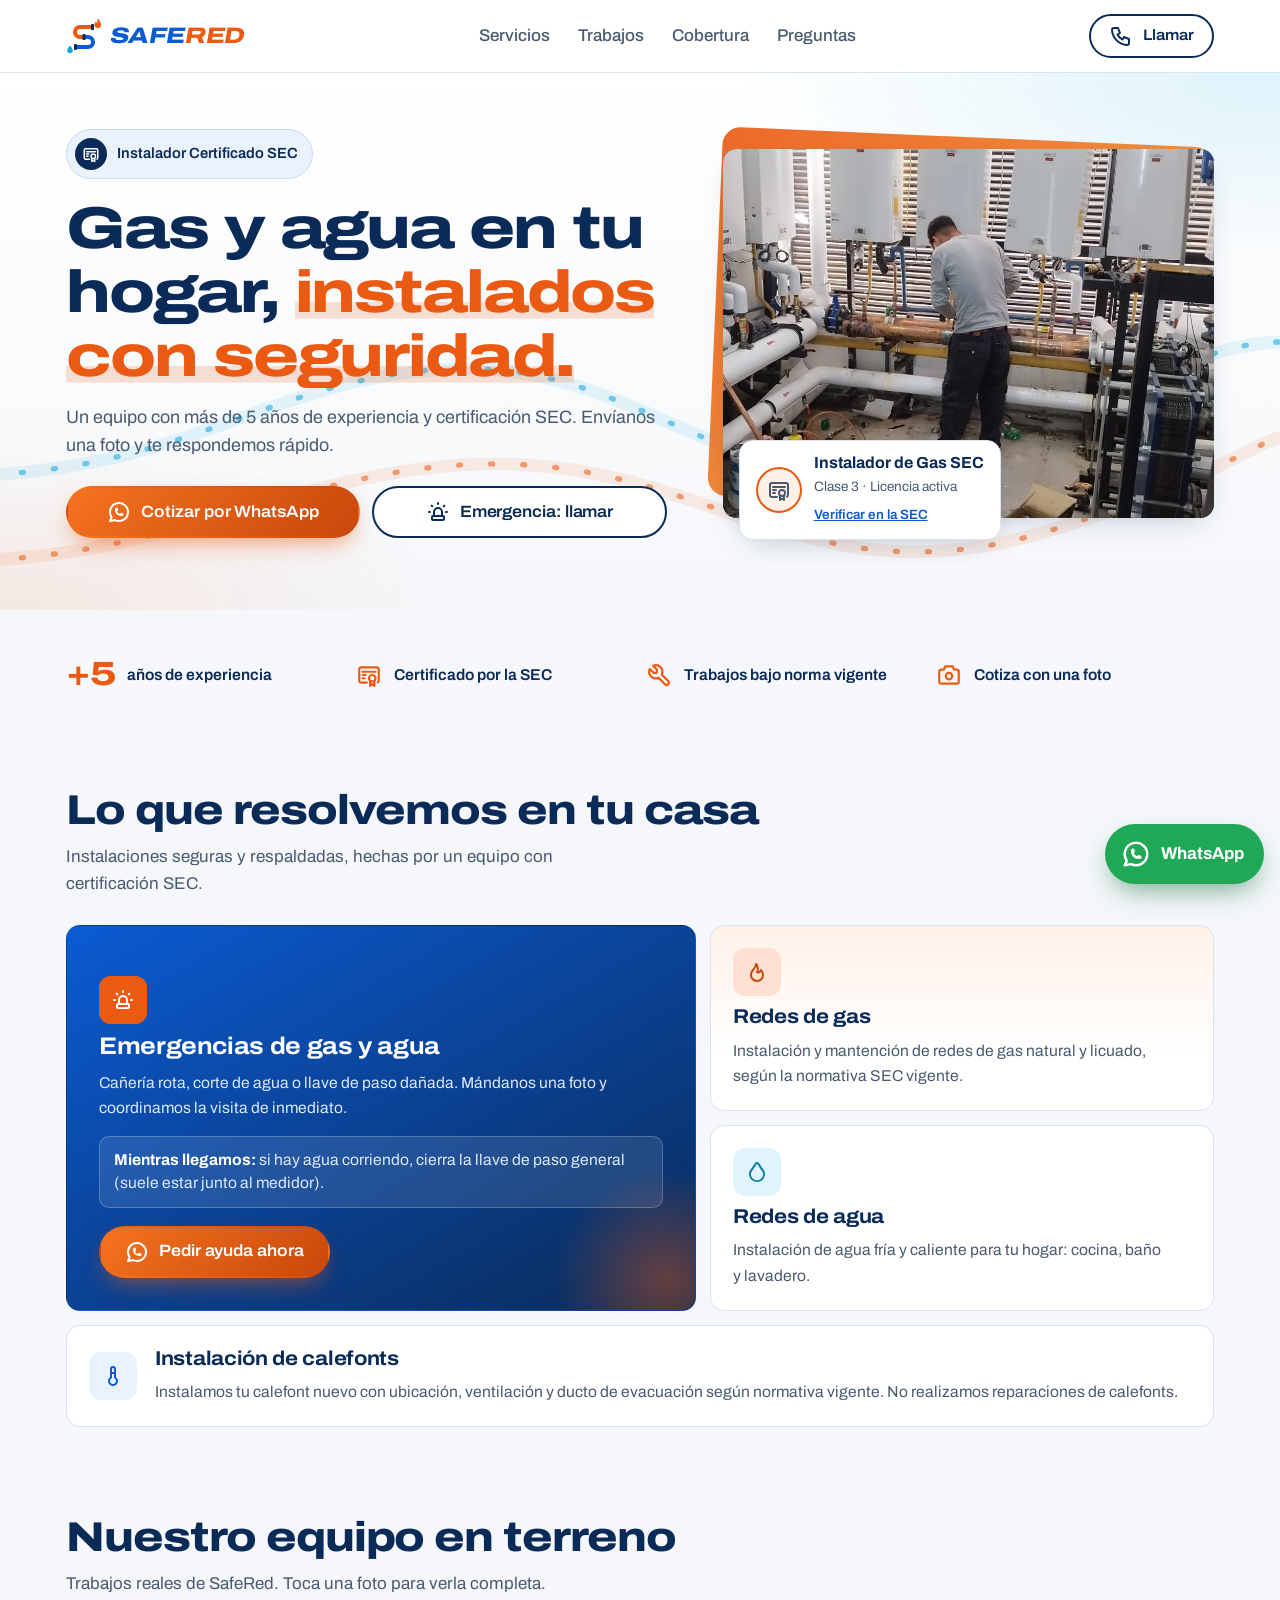
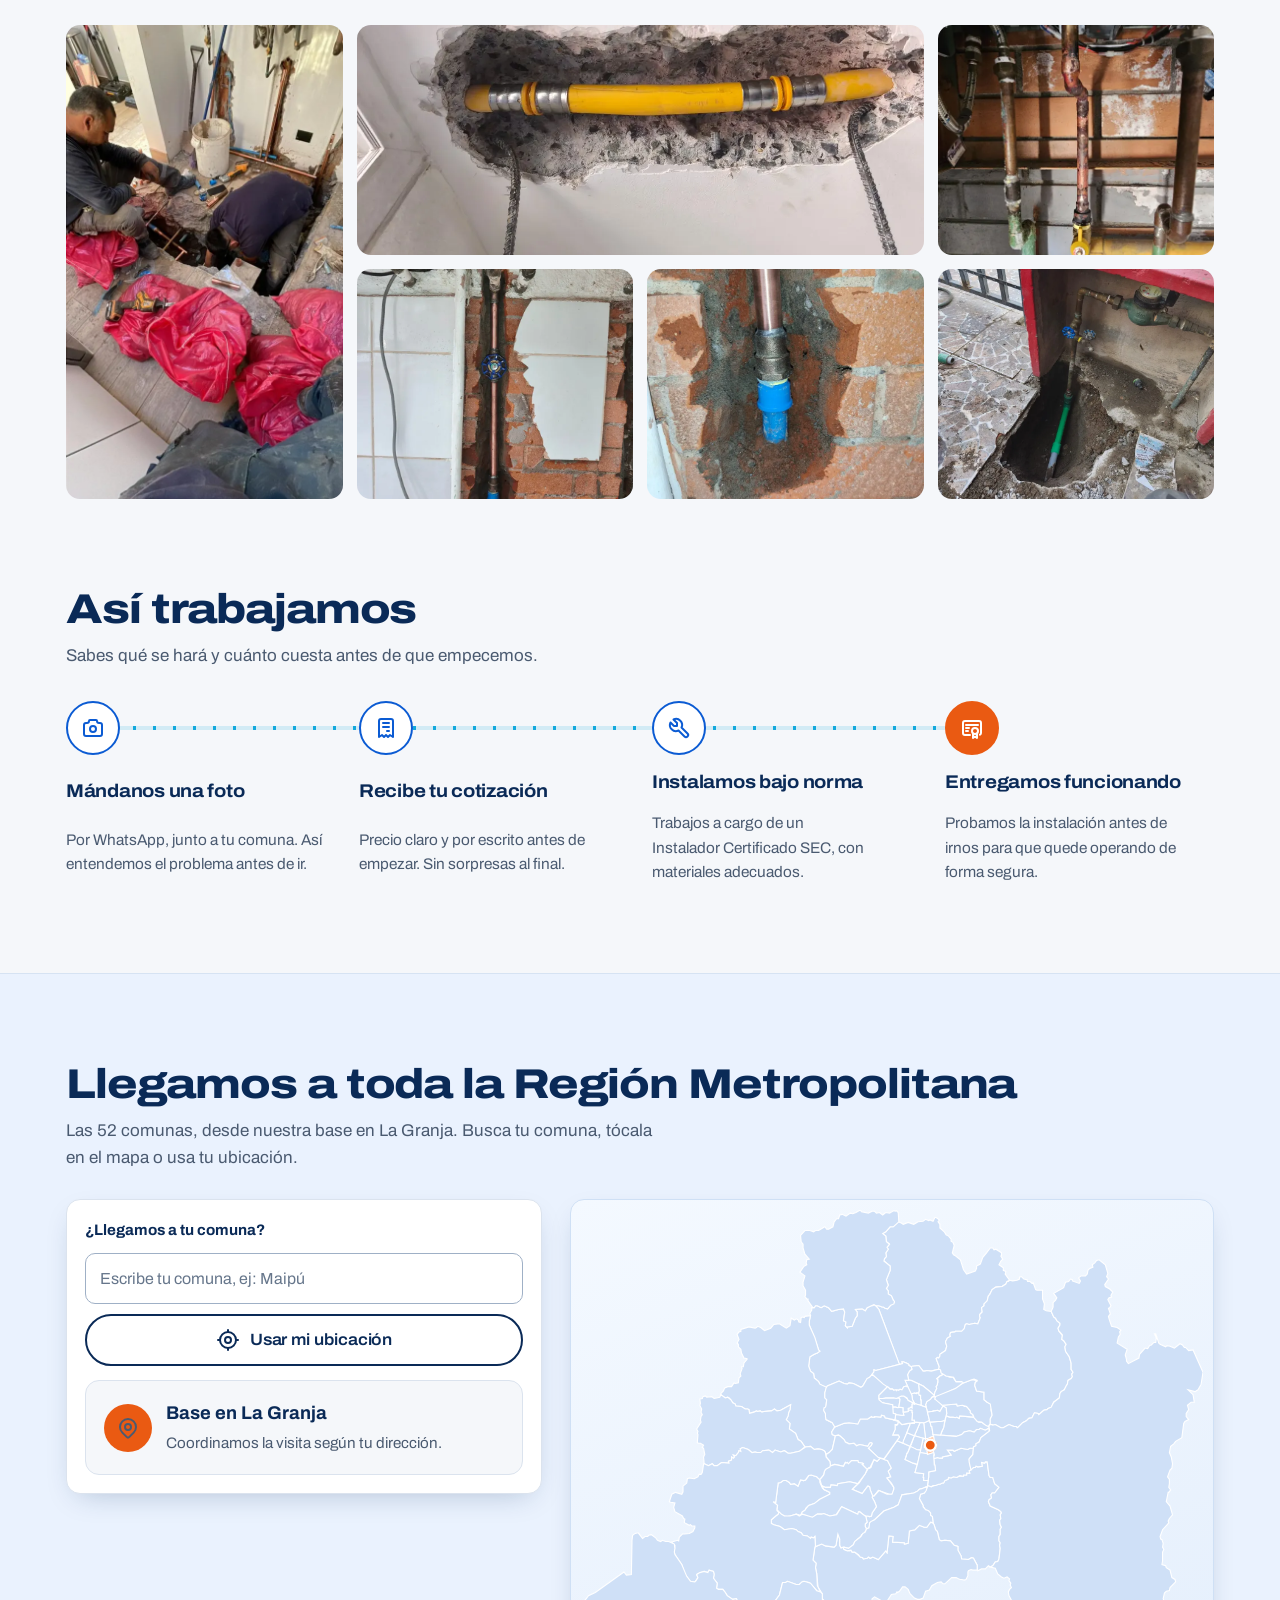
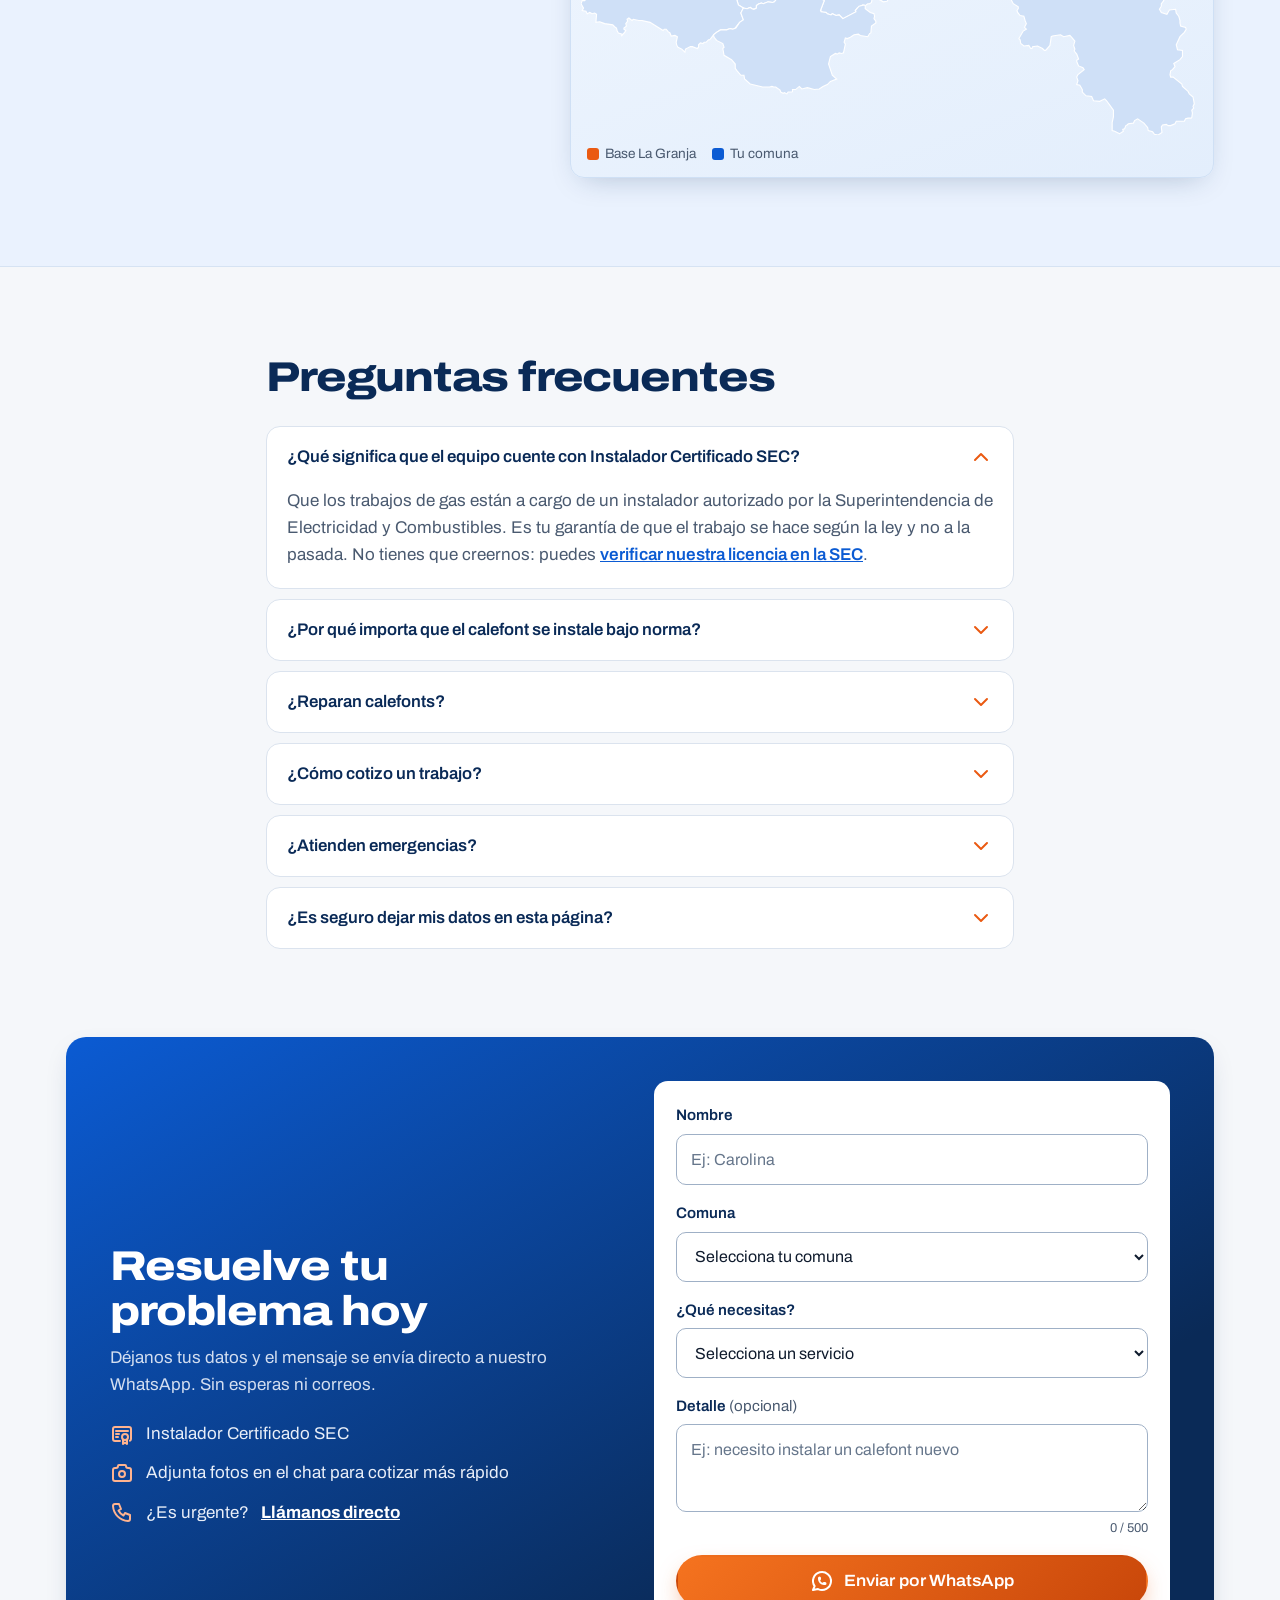
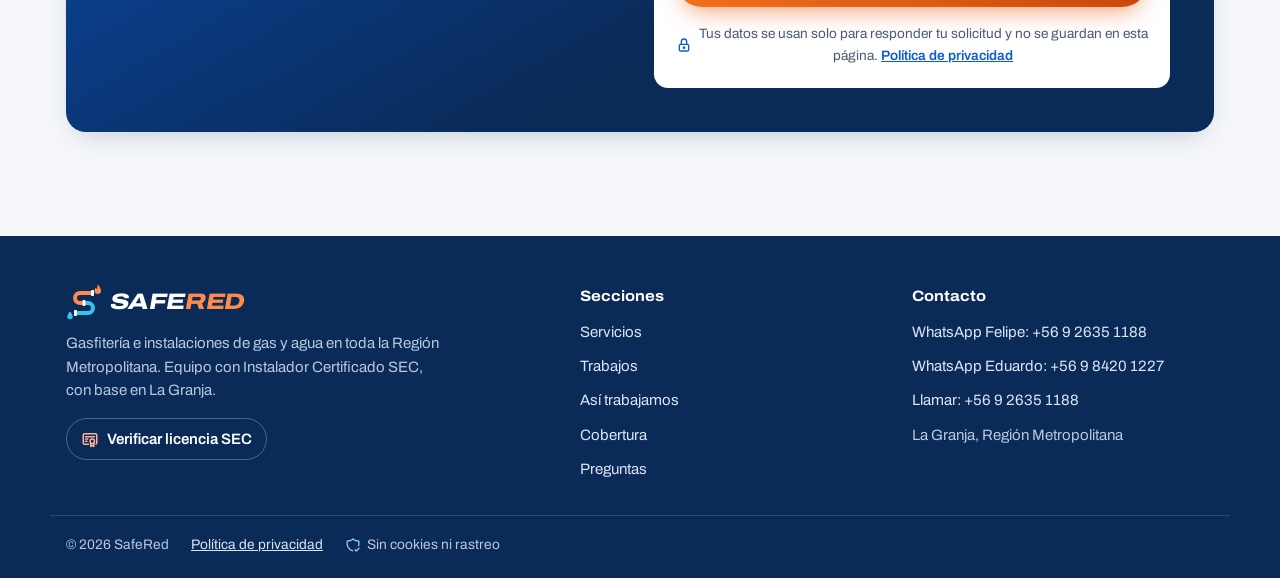
<file: index.html>
<!doctype html>
<html lang="es-CL">
<head>
<meta charset="utf-8">
<meta name="viewport" content="width=device-width, initial-scale=1, viewport-fit=cover">
<!-- Seguridad: solo se ejecuta código de este mismo sitio (más el script de arranque, autorizado por su huella) -->
<meta http-equiv="Content-Security-Policy" content="default-src 'self'; script-src 'self' 'sha256-pfgOMgfVZwm2ODyms34QYW9h8EwicylhV77q5LHK8c0='; style-src 'self' 'unsafe-inline'; img-src 'self' data:; font-src 'self'; connect-src 'self'; manifest-src 'self'; worker-src 'self'; object-src 'none'; base-uri 'self'; form-action 'none'; upgrade-insecure-requests">
<meta name="referrer" content="strict-origin-when-cross-origin">
<title>SafeRed | Gasfitería certificada SEC en la Región Metropolitana</title>
<meta name="description" content="Instalación de redes de gas y agua, instalación de calefonts bajo norma y emergencias en toda la Región Metropolitana. Equipo con Instalador Certificado SEC. Cotiza por WhatsApp con una foto.">
<link rel="canonical" href="https://safered.cl/">
<meta name="theme-color" content="#0a2a57">
<link rel="icon" type="image/svg+xml" href="data:image/svg+xml,%3Csvg xmlns='http://www.w3.org/2000/svg' viewBox='0 0 72 72' width='72' height='72'%3E%3Crect width='72' height='72' rx='16' fill='%230a2a57'/%3E%3Cg transform='translate(8.00 8.00) scale(0.7777777777777778)'%3E%3Cpath d='M50 18H28a10 10 0 0 0 0 20h8' fill='none' stroke='%23ff8a4c' stroke-width='8'/%3E%3Cpath d='M36 38h8a10 10 0 0 1 0 20H22' fill='none' stroke='%2335c3f0' stroke-width='8'/%3E%3Crect x='50' y='12' width='6' height='12' rx='1.5' fill='%23ffffff'/%3E%3Crect x='16' y='52' width='6' height='12' rx='1.5' fill='%23ffffff'/%3E%3Crect x='33' y='32' width='6' height='12' rx='1.5' fill='%23ffffff'/%3E%3Cpath d='M64 1c3.5 5 6 8 6 12.5a6.5 6.5 0 0 1-13 0c0-3 1.6-5 3-7 .4 2.4 1.5 3.6 3 3.8-.9-3-.6-6 1-9.3Z' fill='%23ff8a4c'/%3E%3Cpath d='M8 55s-5.5 6.3-5.5 10a5.5 5.5 0 0 0 11 0C13.5 61.3 8 55 8 55Z' fill='%2335c3f0'/%3E%3C/g%3E%3C/svg%3E">
<link rel="apple-touch-icon" href="img/logo/apple-touch-icon.png">
<link rel="manifest" href="site.webmanifest">
<!-- Vista previa al compartir por WhatsApp y redes (las direcciones deben ser completas) -->
<meta property="og:type" content="website">
<meta property="og:site_name" content="SafeRed">
<meta property="og:title" content="SafeRed | Gasfitería certificada SEC">
<meta property="og:description" content="Redes de gas y agua, instalación de calefonts bajo norma y emergencias en toda la RM. Cotiza por WhatsApp con una foto.">
<meta property="og:url" content="https://safered.cl/">
<meta property="og:image" content="https://safered.cl/img/og-safered.jpg">
<meta property="og:image:width" content="1200">
<meta property="og:image:height" content="630">
<meta property="og:image:alt" content="Integrante del equipo SafeRed trabajando en una central de calefones">
<meta property="og:locale" content="es_CL">
<meta name="twitter:card" content="summary_large_image">
<!-- Datos para Google (negocio local) -->
<script type="application/ld+json">
{"@context":"https://schema.org","@type":"Plumber","@id":"https://safered.cl/#negocio","name":"SafeRed",
 "url":"https://safered.cl/",
 "logo":"https://safered.cl/img/logo/icono-512.png",
 "image":"https://safered.cl/img/og-safered.jpg",
 "description":"Gasfitería e instalaciones de redes de gas y agua. Equipo con Instalador Certificado SEC.",
 "telephone":"+56926351188",
 "address":{"@type":"PostalAddress","addressLocality":"La Granja","addressRegion":"Región Metropolitana","addressCountry":"CL"},
 "areaServed":{"@type":"AdministrativeArea","name":"Región Metropolitana de Santiago"},
 "knowsAbout":["Instalación de redes de gas","Instalación de redes de agua","Instalación de calefonts","Emergencias de gas y agua"]}
</script>
<script>document.documentElement.className+=" js"</script>
<link rel="preload" href="fonts/archivo-safered.woff2" as="font" type="font/woff2" crossorigin>
<link rel="preload" href="img/hero-equipo.webp" as="image" fetchpriority="high">
<link rel="stylesheet" href="css/styles.css?v=6">
<script src="js/comunas.js?v=1" defer></script>
<script src="js/app.js?v=5" defer></script>
</head>
<body>
<!-- Símbolo SafeRed: cañería en S con llama (gas) y gota (agua); versión clara para fondos oscuros -->
<svg width="0" height="0" style="position:absolute" aria-hidden="true"><defs>
  <g id="sr-mark"><path d="M50 18H28a10 10 0 0 0 0 20h8" fill="none" stroke="#ea5a12" stroke-width="8"/><path d="M36 38h8a10 10 0 0 1 0 20H22" fill="none" stroke="#0b5bd3" stroke-width="8"/><rect x="50" y="12" width="6" height="12" rx="1.5" fill="#0a2a57"/><rect x="16" y="52" width="6" height="12" rx="1.5" fill="#0a2a57"/><rect x="33" y="32" width="6" height="12" rx="1.5" fill="#0a2a57"/><path d="M64 1c3.5 5 6 8 6 12.5a6.5 6.5 0 0 1-13 0c0-3 1.6-5 3-7 .4 2.4 1.5 3.6 3 3.8-.9-3-.6-6 1-9.3Z" fill="#ea5a12"/><path d="M8 55s-5.5 6.3-5.5 10a5.5 5.5 0 0 0 11 0C13.5 61.3 8 55 8 55Z" fill="#12a8dc"/></g>
  <g id="sr-mark-light"><path d="M50 18H28a10 10 0 0 0 0 20h8" fill="none" stroke="#ff8a4c" stroke-width="8"/><path d="M36 38h8a10 10 0 0 1 0 20H22" fill="none" stroke="#35c3f0" stroke-width="8"/><rect x="50" y="12" width="6" height="12" rx="1.5" fill="#ffffff"/><rect x="16" y="52" width="6" height="12" rx="1.5" fill="#ffffff"/><rect x="33" y="32" width="6" height="12" rx="1.5" fill="#ffffff"/><path d="M64 1c3.5 5 6 8 6 12.5a6.5 6.5 0 0 1-13 0c0-3 1.6-5 3-7 .4 2.4 1.5 3.6 3 3.8-.9-3-.6-6 1-9.3Z" fill="#ff8a4c"/><path d="M8 55s-5.5 6.3-5.5 10a5.5 5.5 0 0 0 11 0C13.5 61.3 8 55 8 55Z" fill="#35c3f0"/></g>
</defs></svg>

<a class="skip" href="#contenido">Saltar al contenido</a>

<header>
  <!-- Sin internet: las llamadas no necesitan datos móviles -->
  <div class="offline-bar" id="offline-bar" role="status" hidden>
    <div class="wrap">
      <span class="i i-offline" aria-hidden="true"></span>
      <p>Estás sin internet. Igual puedes llamarnos.</p>
      <a class="js-tel" href="tel:+56926351188">+56 9 2635 1188</a>
    </div>
  </div>
  <div class="wrap nav">
    <a class="logo" href="#inicio" aria-label="SafeRed, inicio">
      <svg class="mark" viewBox="0 0 72 72" aria-hidden="true"><use href="#sr-mark"/></svg><span class="wm">SAFE<b>RED</b></span>
    </a>
    <nav class="nav-links" aria-label="Principal">
      <a href="#servicios">Servicios</a>
      <a href="#trabajos">Trabajos</a>
      <a href="#cobertura">Cobertura</a>
      <a href="#preguntas">Preguntas</a>
    </nav>
    <a class="btn btn-ghost call js-tel" href="tel:+56926351188"><span class="i i-phone" aria-hidden="true"></span>Llamar</a>
  </div>
</header>

<main id="inicio">

  <!-- 1. HERO -->
  <section class="hero" id="contenido" tabindex="-1">
    <svg class="pipes" viewBox="0 0 1200 400" preserveAspectRatio="xMidYMid slice" aria-hidden="true">
      <path class="base water" d="M-40 250 C 180 250 260 150 440 150 S 720 310 920 230 S 1140 110 1260 130"/>
      <path class="flow water" d="M-40 250 C 180 250 260 150 440 150 S 720 310 920 230 S 1140 110 1260 130"/>
      <path class="base gas" d="M-40 330 C 170 330 300 230 490 240 S 770 370 990 300 S 1170 200 1260 215"/>
      <path class="flow gas" d="M-40 330 C 170 330 300 230 490 240 S 770 370 990 300 S 1170 200 1260 215"/>
    </svg>
    <div class="wrap hero-grid">
      <div>
        <span class="sec-badge rise"><span class="seal"><span class="i i-cert" aria-hidden="true"></span></span>Instalador Certificado SEC</span>
        <h1 class="rise" style="--d:.08s">Gas y agua en tu hogar, <em>instalados con seguridad.</em></h1>
        <p class="lead rise" style="--d:.16s">Un equipo con más de 5 años de experiencia y certificación SEC. Envíanos una foto y te respondemos rápido.</p>
        <div class="hero-ctas rise" style="--d:.24s">
          <a class="btn btn-primary js-wa" data-msg="Hola SafeRed, quiero cotizar un trabajo. Les envío fotos del problema." href="https://wa.me/56926351188"><span class="i i-wa" aria-hidden="true"></span>Cotizar por WhatsApp</a>
          <a class="btn btn-ghost js-tel" href="tel:+56926351188"><span class="i i-urgent" aria-hidden="true"></span>Emergencia: llamar</a>
        </div>
      </div>
      <div class="hero-visual rise" style="--d:.3s">
        <div class="photo-wrap"><div class="photo">
          <img src="img/hero-equipo.webp" alt="Integrante del equipo SafeRed trabajando en una central de calefones" width="960" height="720" fetchpriority="high" decoding="async">
          <div class="ph"><span class="i i-tool" aria-hidden="true"></span>SafeRed en terreno</div>
        </div></div>
        <div class="seal-card">
          <span class="seal"><span class="i i-cert" aria-hidden="true"></span></span>
          <div>
            <strong>Instalador de Gas SEC</strong>
            <span>Clase 3 · Licencia activa</span><br>
            <!-- Enlace del QR del certificado SEC (ficha pública en el registro eRNII) -->
            <a href="https://wlhttp.sec.cl/rnii/public/licencia/qr?o=db11d8bd03751cca54aa786d9d57029c" target="_blank" rel="noopener noreferrer">Verificar en la SEC</a>
          </div>
        </div>
      </div>
    </div>
  </section>

  <!-- Franja de confianza -->
  <div class="trust">
    <div class="wrap">
      <ul>
        <li data-reveal><span class="big">+5</span>años de experiencia</li>
        <li data-reveal style="--d:.08s"><span class="i i-cert" aria-hidden="true"></span>Certificado por la SEC</li>
        <li data-reveal style="--d:.16s"><span class="i i-tool" aria-hidden="true"></span>Trabajos bajo norma vigente</li>
        <li data-reveal style="--d:.24s"><span class="i i-camera" aria-hidden="true"></span>Cotiza con una foto</li>
      </ul>
    </div>
  </div>

  <!-- 2. SERVICIOS -->
  <section class="block" id="servicios">
    <div class="wrap">
      <div class="services-head" data-reveal>
        <h2>Lo que resolvemos en tu casa</h2>
        <p class="lead">Instalaciones seguras y respaldadas, hechas por un equipo con certificación SEC.</p>
      </div>
      <div class="bento">
        <article class="svc svc-emergency" data-reveal>
          <span class="ico"><span class="i i-urgent" aria-hidden="true"></span></span>
          <h3>Emergencias de gas y agua</h3>
          <p>Cañería rota, corte de agua o llave de paso dañada. Mándanos una foto y coordinamos la visita de inmediato.</p>
          <p class="tip-box"><strong>Mientras llegamos:</strong> si hay agua corriendo, cierra la llave de paso general (suele estar junto al medidor).</p>
          <a class="btn btn-primary js-wa" data-msg="Hola SafeRed, tengo una emergencia. Mi comuna es: " href="https://wa.me/56926351188"><span class="i i-wa" aria-hidden="true"></span>Pedir ayuda ahora</a>
        </article>
        <article class="svc svc-gas" data-reveal style="--d:.1s">
          <span class="ico"><span class="i i-flame" aria-hidden="true"></span></span>
          <h3>Redes de gas</h3>
          <p>Instalación y mantención de redes de gas natural y licuado, según la normativa SEC vigente.</p>
        </article>
        <article class="svc svc-water" data-reveal style="--d:.2s">
          <span class="ico"><span class="i i-drop" aria-hidden="true"></span></span>
          <h3>Redes de agua</h3>
          <p>Instalación de agua fría y caliente para tu hogar: cocina, baño y lavadero.</p>
        </article>
        <article class="svc svc-calefont" data-reveal style="--d:.1s">
          <span class="ico"><span class="i i-temp" aria-hidden="true"></span></span>
          <h3>Instalación de calefonts</h3>
          <p>Instalamos tu calefont nuevo con ubicación, ventilación y ducto de evacuación según normativa vigente. No realizamos reparaciones de calefonts.</p>
        </article>
      </div>
    </div>
  </section>

  <!-- Galería de trabajos reales -->
  <section class="block tight" id="trabajos">
    <div class="wrap">
      <h2 data-reveal>Nuestro equipo en terreno</h2>
      <p class="lead lead-gap" data-reveal>Trabajos reales de SafeRed. Toca una foto para verla completa.</p>
      <div class="gallery" data-reveal style="--d:.1s">
        <button class="shot tall" type="button" data-cap="Nuestro equipo renovando cañerías bajo piso">
          <img src="img/trabajo-equipo.webp" alt="Dos integrantes del equipo SafeRed trabajando en cañerías bajo piso" width="562" height="1000" loading="lazy" decoding="async"></button>
        <button class="shot wide" type="button" data-cap="Tramo de red de gas instalado en losa">
          <img src="img/trabajo-gas-losa.webp" alt="Cañería de gas amarilla instalada en una losa" width="1000" height="750" loading="lazy" decoding="async"></button>
        <button class="shot" type="button" data-cap="Conexiones de gas y agua de un calefont">
          <img src="img/trabajo-calefont.webp" alt="Conexiones de gas y agua bajo un calefont" width="563" height="1000" loading="lazy" decoding="async"></button>
        <button class="shot" type="button" data-cap="Red de agua en cobre con llave de paso">
          <img src="img/trabajo-agua-cobre.webp" alt="Cañería de cobre con llave de paso empotrada en muro" width="750" height="1000" loading="lazy" decoding="async"></button>
        <button class="shot" type="button" data-cap="Unión de red de agua en muro">
          <img src="img/trabajo-union.webp" alt="Unión de cañería de cobre con conexión azul en muro de ladrillo" width="750" height="1000" loading="lazy" decoding="async"></button>
        <button class="shot" type="button" data-cap="Conexión al medidor de agua">
          <img src="img/trabajo-medidor.webp" alt="Conexión nueva al medidor de agua de una vivienda" width="872" height="1000" loading="lazy" decoding="async"></button>
      </div>
    </div>
  </section>

  <!-- Así trabajamos -->
  <section class="block tight" id="proceso">
    <div class="wrap">
      <h2 data-reveal>Así trabajamos</h2>
      <p class="lead lead-gap" data-reveal>Sabes qué se hará y cuánto cuesta antes de que empecemos.</p>
      <ol class="process">
        <li data-reveal><span class="dot"><span class="i i-camera" aria-hidden="true"></span></span>
          <h3>Mándanos una foto</h3><p>Por WhatsApp, junto a tu comuna. Así entendemos el problema antes de ir.</p></li>
        <li data-reveal style="--d:.1s"><span class="dot"><span class="i i-receipt" aria-hidden="true"></span></span>
          <h3>Recibe tu cotización</h3><p>Precio claro y por escrito antes de empezar. Sin sorpresas al final.</p></li>
        <li data-reveal style="--d:.2s"><span class="dot"><span class="i i-tool" aria-hidden="true"></span></span>
          <h3>Instalamos bajo norma</h3><p>Trabajos a cargo de un Instalador Certificado SEC, con materiales adecuados.</p></li>
        <li data-reveal style="--d:.3s"><span class="dot"><span class="i i-cert" aria-hidden="true"></span></span>
          <h3>Entregamos funcionando</h3><p>Probamos la instalación antes de irnos para que quede operando de forma segura.</p></li>
      </ol>
    </div>
  </section>

  <!-- 3. COBERTURA -->
  <section class="block coverage" id="cobertura">
    <div class="wrap">
      <div class="cov-head" data-reveal>
        <h2>Llegamos a toda la Región Metropolitana</h2>
        <p class="lead">Las 52 comunas, desde nuestra base en La Granja. Busca tu comuna, tócala en el mapa o usa tu ubicación.</p>
      </div>
      <div class="cov-grid">
        <div class="checker" data-reveal>
          <label class="checker-title" for="f-busca">¿Llegamos a tu comuna?</label>
          <input id="f-busca" list="comunas-rm" placeholder="Escribe tu comuna, ej: Maipú" autocomplete="off" maxlength="40" enterkeyhint="search">
          <datalist id="comunas-rm"></datalist>
          <button class="btn btn-ghost" id="geo-btn" type="button"><span class="i i-gps" aria-hidden="true"></span><span id="geo-label">Usar mi ubicación</span></button>
          <div id="cov-result" class="cov-result" aria-live="polite" hidden></div>
          <div class="base">
            <span class="ico"><span class="i i-pin" aria-hidden="true"></span></span>
            <div><strong>Base en La Granja</strong><span>Coordinamos la visita según tu dirección.</span></div>
          </div>
        </div>
        <div class="map-card" data-reveal style="--d:.12s">
          <svg id="rm-map" viewBox="0 0 1000 844" role="img" aria-label="Mapa de las 52 comunas de la Región Metropolitana"></svg>
          <button class="map-reset" id="map-reset" type="button" hidden>Ver toda la región</button>
          <div class="map-legend" aria-hidden="true"><span><i class="lg lg-base"></i>Base La Granja</span><span><i class="lg lg-sel"></i>Tu comuna</span></div>
        </div>
      </div>
    </div>
  </section>

  <!-- 4. FAQ -->
  <section class="block" id="preguntas">
    <div class="wrap faq-wrap">
      <h2 data-reveal>Preguntas frecuentes</h2>
      <div class="faq" data-reveal style="--d:.1s">
        <details open>
          <summary>¿Qué significa que el equipo cuente con Instalador Certificado SEC?<span class="i i-down" aria-hidden="true"></span></summary>
          <p>Que los trabajos de gas están a cargo de un instalador autorizado por la Superintendencia de Electricidad y Combustibles. Es tu garantía de que el trabajo se hace según la ley y no a la pasada. No tienes que creernos: puedes <a class="link" href="https://wlhttp.sec.cl/rnii/public/licencia/qr?o=db11d8bd03751cca54aa786d9d57029c" target="_blank" rel="noopener noreferrer">verificar nuestra licencia en la SEC</a>.</p>
        </details>
        <details>
          <summary>¿Por qué importa que el calefont se instale bajo norma?<span class="i i-down" aria-hidden="true"></span></summary>
          <p>Porque la ubicación, la ventilación y el ducto de evacuación de gases son clave para tu seguridad. Una instalación bajo norma protege a tu familia y te evita problemas con la distribuidora de gas.</p>
        </details>
        <details>
          <summary>¿Reparan calefonts?<span class="i i-down" aria-hidden="true"></span></summary>
          <p>No. Solo instalamos calefonts nuevos, con la ubicación, ventilación y ducto que exige la normativa. Si tu calefont falla, te recomendamos acudir al servicio técnico de la marca.</p>
        </details>
        <details>
          <summary>¿Cómo cotizo un trabajo?<span class="i i-down" aria-hidden="true"></span></summary>
          <p>Escríbenos por WhatsApp con una foto del problema o del lugar de la instalación y tu comuna. Con eso te damos una cotización o coordinamos una visita.</p>
        </details>
        <details>
          <summary>¿Atienden emergencias?<span class="i i-down" aria-hidden="true"></span></summary>
          <p>Sí. Llámanos o escríbenos por WhatsApp y te decimos altiro cuánto tardamos en llegar a tu dirección.</p>
        </details>
        <details>
          <summary>¿Es seguro dejar mis datos en esta página?<span class="i i-down" aria-hidden="true"></span></summary>
          <p>Sí. La página no guarda ni envía tus datos: el formulario solo arma el mensaje y lo abre en tu WhatsApp, y tú decides si enviarlo. Tampoco usamos cookies ni herramientas de seguimiento. <button class="link-btn link js-privacy" type="button">Ver cómo cuidamos tu privacidad</button></p>
        </details>
      </div>
    </div>
  </section>

  <!-- 5. CTA FINAL -->
  <section class="block tight" id="contacto">
    <div class="wrap">
      <div class="cta-card" data-reveal>
        <div>
          <h2>Resuelve tu problema hoy</h2>
          <p class="lead">Déjanos tus datos y el mensaje se envía directo a nuestro WhatsApp. Sin esperas ni correos.</p>
          <ul class="cta-points">
            <li><span class="i i-cert" aria-hidden="true"></span>Instalador Certificado SEC</li>
            <li><span class="i i-camera" aria-hidden="true"></span>Adjunta fotos en el chat para cotizar más rápido</li>
            <li><span class="i i-phone" aria-hidden="true"></span>¿Es urgente? <a class="js-tel" href="tel:+56926351188">Llámanos directo</a></li>
          </ul>
        </div>
        <form id="lead" novalidate>
          <div class="field">
            <label for="f-nombre">Nombre</label>
            <input id="f-nombre" name="nombre" autocomplete="given-name" placeholder="Ej: Carolina" maxlength="60" required aria-describedby="err-nombre">
            <span class="err" id="err-nombre">Cuéntanos tu nombre.</span>
          </div>
          <div class="field">
            <label for="f-comuna">Comuna</label>
            <select id="f-comuna" name="comuna" required aria-describedby="err-comuna">
              <option value="">Selecciona tu comuna</option>
            </select>
            <span class="err" id="err-comuna">Selecciona tu comuna.</span>
          </div>
          <div class="field">
            <label for="f-servicio">¿Qué necesitas?</label>
            <select id="f-servicio" name="servicio" required aria-describedby="err-servicio">
              <option value="">Selecciona un servicio</option>
              <option>Emergencia</option>
              <option>Instalación de calefont</option>
              <option>Red de gas</option>
              <option>Red de agua</option>
            </select>
            <span class="err" id="err-servicio">Elige un servicio.</span>
          </div>
          <div class="field">
            <label for="f-detalle">Detalle <span class="opt">(opcional)</span></label>
            <textarea id="f-detalle" name="detalle" placeholder="Ej: necesito instalar un calefont nuevo" maxlength="500"></textarea>
            <span class="count" id="detalle-count" aria-live="off">0 / 500</span>
          </div>
          <button class="btn btn-primary" type="submit"><span class="i i-wa" aria-hidden="true"></span>Enviar por WhatsApp</button>
          <p class="form-note"><span class="i i-lock" aria-hidden="true"></span><span>Tus datos se usan solo para responder tu solicitud y no se guardan en esta página. <a href="privacidad.html">Política de privacidad</a></span></p>
        </form>
      </div>
    </div>
  </section>
</main>

<footer class="site-foot">
  <div class="wrap foot-grid">
    <div class="foot-brand">
      <a class="logo" href="#inicio" aria-label="SafeRed, volver al inicio"><svg class="mark" viewBox="0 0 72 72" aria-hidden="true"><use href="#sr-mark-light"/></svg><span class="wm">SAFE<b>RED</b></span></a>
      <p>Gasfitería e instalaciones de gas y agua en toda la Región Metropolitana. Equipo con Instalador Certificado SEC, con base en La Granja.</p>
      <a class="foot-verify" href="https://wlhttp.sec.cl/rnii/public/licencia/qr?o=db11d8bd03751cca54aa786d9d57029c" target="_blank" rel="noopener noreferrer"><span class="i i-cert" aria-hidden="true"></span>Verificar licencia SEC</a>
    </div>
    <nav class="foot-col" aria-label="Secciones">
      <p class="foot-title">Secciones</p>
      <a href="#servicios">Servicios</a>
      <a href="#trabajos">Trabajos</a>
      <a href="#proceso">Así trabajamos</a>
      <a href="#cobertura">Cobertura</a>
      <a href="#preguntas">Preguntas</a>
    </nav>
    <div class="foot-col">
      <p class="foot-title">Contacto</p>
      <a href="https://wa.me/56926351188?text=Hola%20SafeRed%2C%20necesito%20ayuda%20con%20" target="_blank" rel="noopener noreferrer" data-direct="1">WhatsApp Felipe: +56 9 2635 1188</a>
      <a href="https://wa.me/56984201227?text=Hola%20SafeRed%2C%20necesito%20ayuda%20con%20" target="_blank" rel="noopener noreferrer" data-direct="1">WhatsApp Eduardo: +56 9 8420 1227</a>
      <a class="js-tel" href="tel:+56926351188">Llamar: +56 9 2635 1188</a>
      <span>La Granja, Región Metropolitana</span>
    </div>
  </div>
  <div class="wrap foot-bottom">
    <span>© <span id="year">2026</span> SafeRed</span>
    <a class="link-btn" href="privacidad.html">Política de privacidad</a>
    <span class="foot-safe"><span class="i i-shield" aria-hidden="true"></span>Sin cookies ni rastreo</span>
  </div>
</footer>

<!-- Ventanas -->
<dialog class="lightbox" id="lightbox" aria-label="Foto ampliada">
  <img id="lb-img" alt="">
  <p id="lb-cap"></p>
  <button class="btn btn-ghost" id="lb-close" type="button">Cerrar</button>
</dialog>
<dialog class="modal wa-pick" id="wa-pick" aria-labelledby="wa-pick-title">
  <h2 id="wa-pick-title"><span class="i i-wa" aria-hidden="true"></span>¿A quién le escribes?</h2>
  <p class="wa-pick-lead">Ambos números son de SafeRed. Elige uno y se abrirá WhatsApp con tu mensaje listo.</p>
  <div class="wa-options" id="wa-options"></div>
  <button class="btn btn-ghost" id="wa-pick-close" type="button">Cancelar</button>
</dialog>
<dialog class="modal" id="privacy" aria-labelledby="privacy-title">
  <h2 id="privacy-title"><span class="i i-lock" aria-hidden="true"></span>Tu privacidad</h2>
  <ul>
    <li><strong>Sin cookies ni rastreo.</strong>Esta página no usa cookies, publicidad ni herramientas de análisis. Como cualquier sitio web, el servidor que la aloja puede registrar datos técnicos básicos de acceso.</li>
    <li><strong>El formulario no envía nada a ningún servidor.</strong>Solo arma tu mensaje y lo abre en WhatsApp. Tú decides si enviarlo.</li>
    <li><strong>Tu ubicación no sale de tu teléfono.</strong>"Usar mi ubicación" calcula tu comuna en tu propio dispositivo. No se guarda ni se envía.</li>
    <li><strong>Lo que nos cuentes, solo para atenderte.</strong>Los datos que nos envíes por WhatsApp o por teléfono se usan únicamente para responder tu solicitud.</li>
    <li><strong>Funciona sin señal.</strong>Después de tu primera visita, la página queda guardada en tu teléfono para que puedas ver nuestro contacto aunque estés sin internet.</li>
  </ul>
  <p style="margin:-8px 0 16px"><a class="link" href="privacidad.html">Leer la política de privacidad completa</a></p>
  <button class="btn btn-ghost" id="privacy-close" type="button">Entendido</button>
</dialog>

<a class="wa-fab js-wa" data-msg="Hola SafeRed, necesito ayuda con " href="https://wa.me/56926351188" aria-label="Escríbenos por WhatsApp">
  <span class="i i-wa" aria-hidden="true"></span>WhatsApp
</a>
<div class="wa-tip" id="wa-tip" role="status"><strong>¿Tienes una urgencia?</strong> Mándanos una foto por WhatsApp y te respondemos.</div>
</body>
</html>
</file>
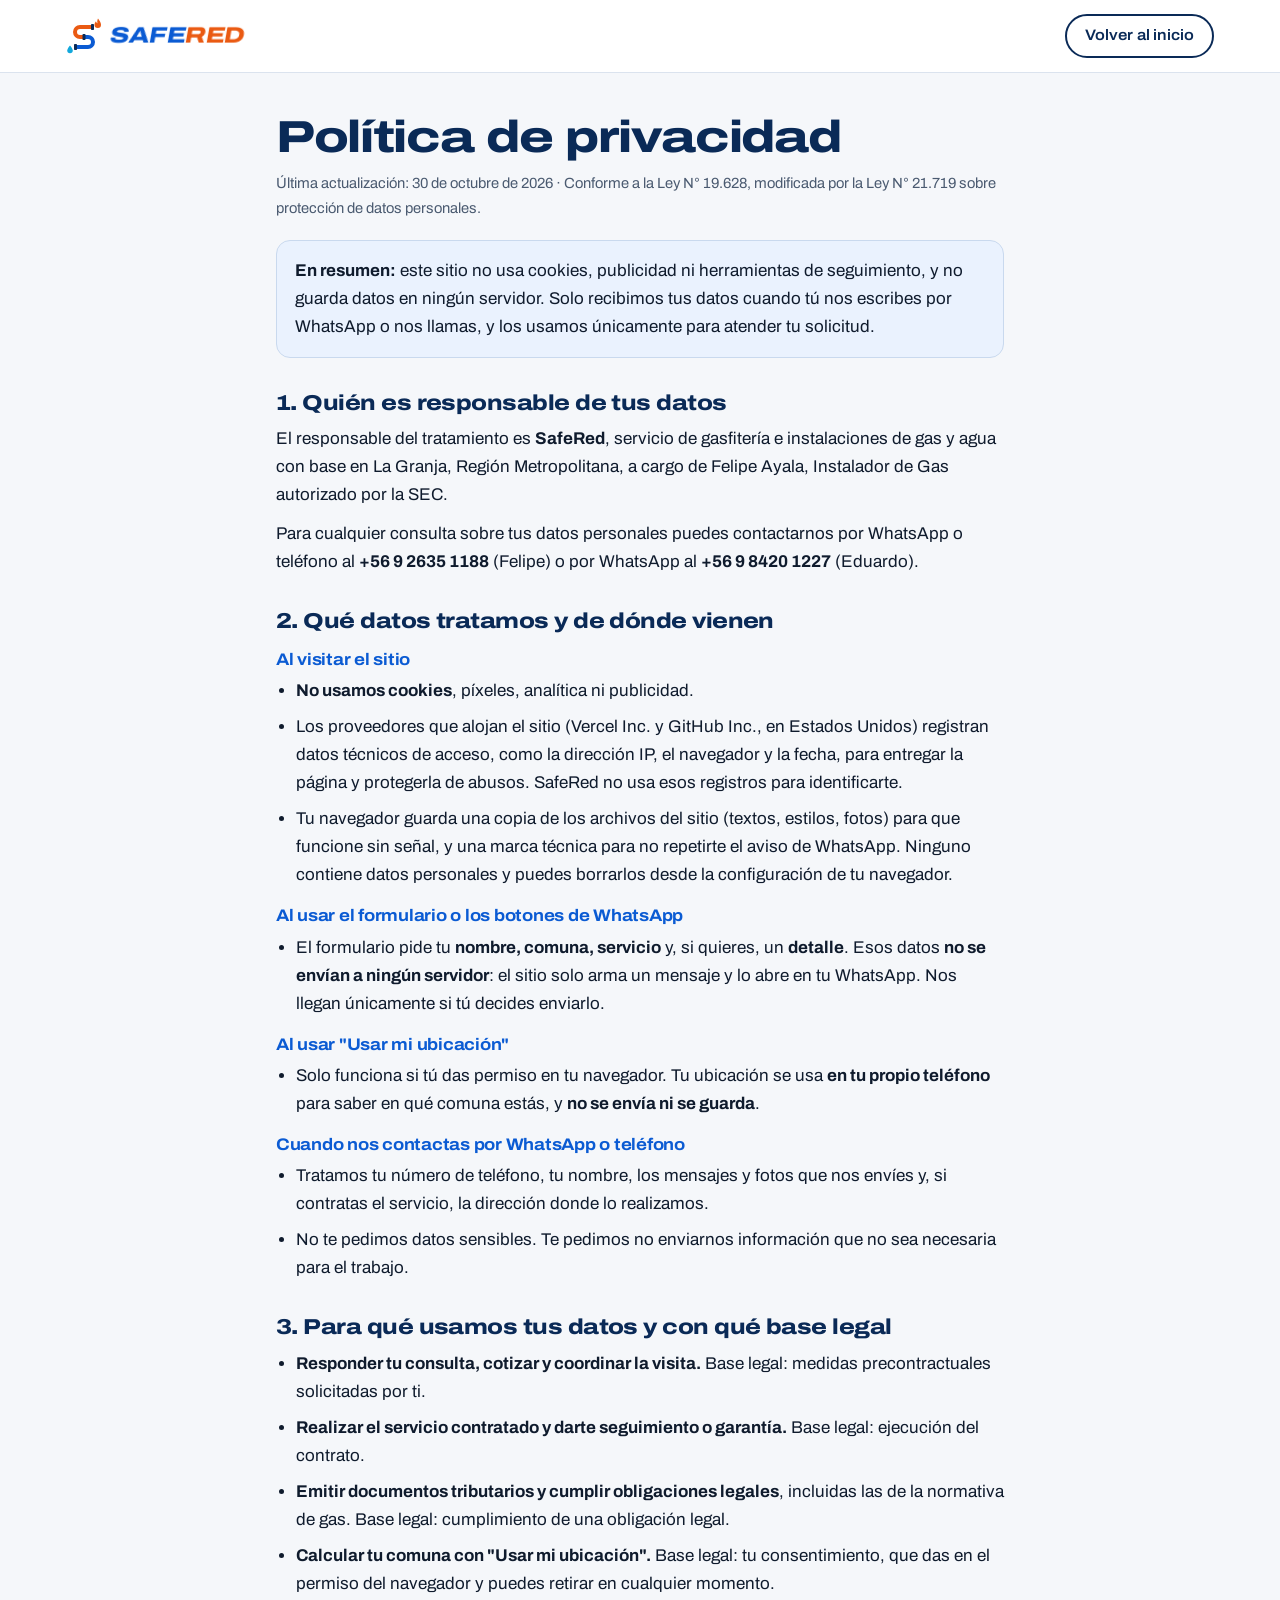
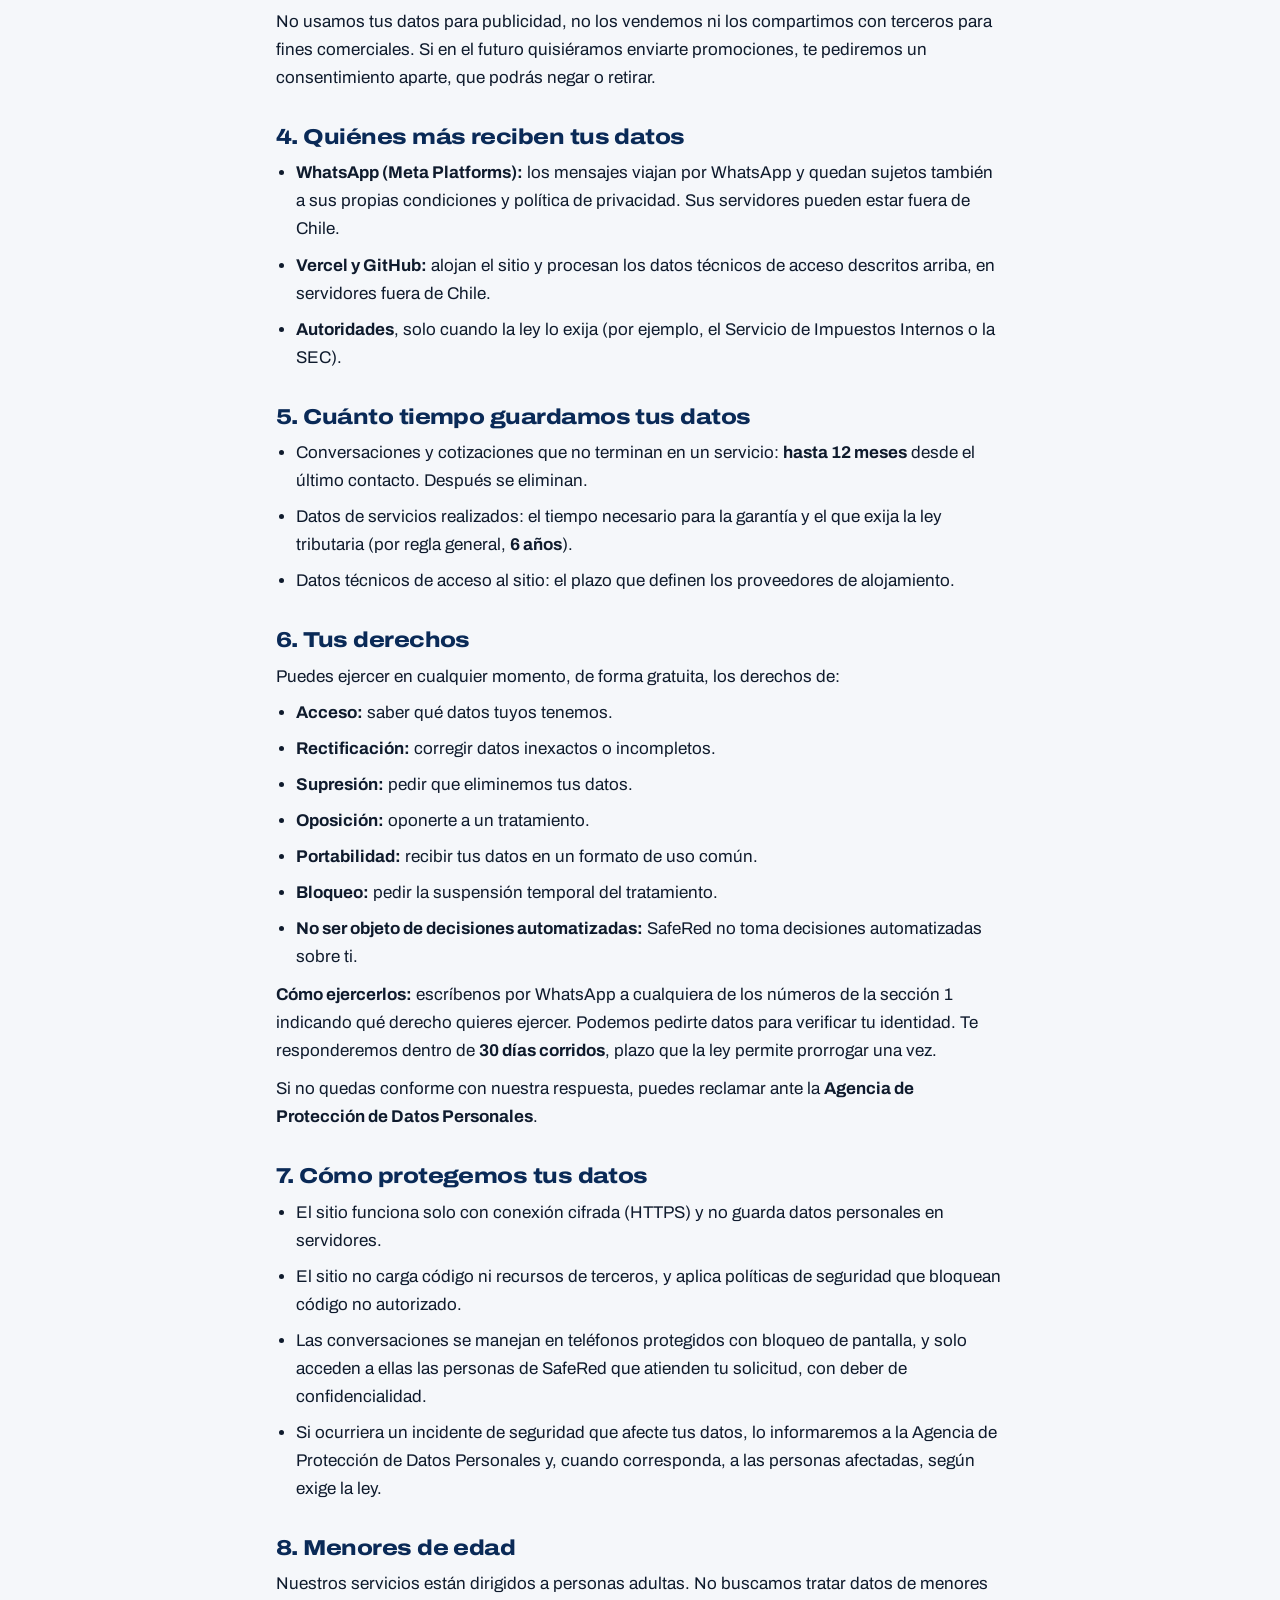
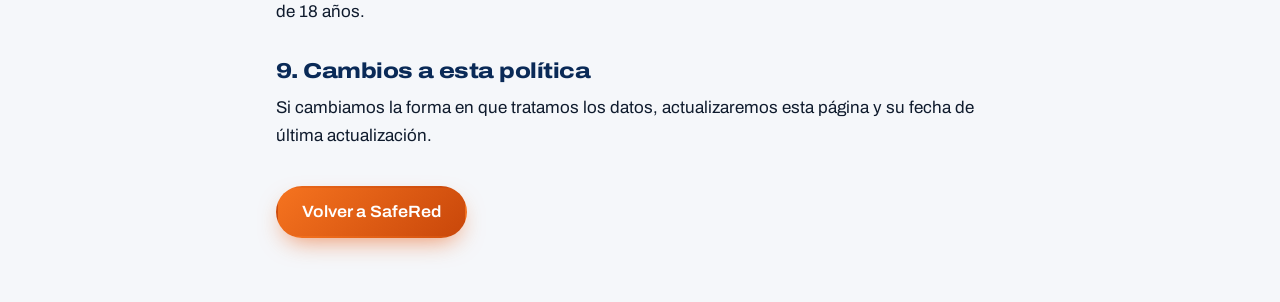
<file: privacidad.html>
<!doctype html>
<html lang="es-CL">
<head>
<meta charset="utf-8">
<meta name="viewport" content="width=device-width, initial-scale=1, viewport-fit=cover">
<meta http-equiv="Content-Security-Policy" content="default-src 'self'; script-src 'self'; style-src 'self' 'unsafe-inline'; img-src 'self' data:; font-src 'self'; connect-src 'self'; object-src 'none'; base-uri 'self'; form-action 'none'; upgrade-insecure-requests">
<meta name="referrer" content="strict-origin-when-cross-origin">
<title>Política de privacidad | SafeRed</title>
<meta name="description" content="Cómo SafeRed trata los datos personales de quienes visitan su sitio y lo contactan, conforme a la Ley 21.719.">
<link rel="canonical" href="https://safered.cl/privacidad">
<meta name="theme-color" content="#0a2a57">
<link rel="icon" href="img/logo/icono-192.png">
<link rel="preload" href="fonts/archivo-safered.woff2" as="font" type="font/woff2" crossorigin>
<link rel="stylesheet" href="css/styles.css?v=6">
</head>
<body class="legal-page">
<header>
  <div class="wrap nav">
    <a class="logo" href="./" aria-label="SafeRed, volver al inicio">
      <svg class="mark" viewBox="0 0 72 72" aria-hidden="true"><path d="M50 18H28a10 10 0 0 0 0 20h8" fill="none" stroke="#ea5a12" stroke-width="8"/><path d="M36 38h8a10 10 0 0 1 0 20H22" fill="none" stroke="#0b5bd3" stroke-width="8"/><rect x="50" y="12" width="6" height="12" rx="1.5" fill="#0a2a57"/><rect x="16" y="52" width="6" height="12" rx="1.5" fill="#0a2a57"/><rect x="33" y="32" width="6" height="12" rx="1.5" fill="#0a2a57"/><path d="M64 1c3.5 5 6 8 6 12.5a6.5 6.5 0 0 1-13 0c0-3 1.6-5 3-7 .4 2.4 1.5 3.6 3 3.8-.9-3-.6-6 1-9.3Z" fill="#ea5a12"/><path d="M8 55s-5.5 6.3-5.5 10a5.5 5.5 0 0 0 11 0C13.5 61.3 8 55 8 55Z" fill="#12a8dc"/></svg><span class="wm">SAFE<b>RED</b></span>
    </a>
    <a class="btn btn-ghost call" href="./">Volver al inicio</a>
  </div>
</header>

<main class="wrap legal">
  <h1>Política de privacidad</h1>
  <p class="legal-meta">Última actualización: 30 de octubre de 2026 · Conforme a la Ley N° 19.628, modificada por la Ley N° 21.719 sobre protección de datos personales.</p>

  <p class="legal-summary"><strong>En resumen:</strong> este sitio no usa cookies, publicidad ni herramientas de seguimiento, y no guarda datos en ningún servidor. Solo recibimos tus datos cuando tú nos escribes por WhatsApp o nos llamas, y los usamos únicamente para atender tu solicitud.</p>

  <h2>1. Quién es responsable de tus datos</h2>
  <p>El responsable del tratamiento es <strong>SafeRed</strong>, servicio de gasfitería e instalaciones de gas y agua con base en La Granja, Región Metropolitana, a cargo de Felipe Ayala, Instalador de Gas autorizado por la SEC.</p>
  <p>Para cualquier consulta sobre tus datos personales puedes contactarnos por WhatsApp o teléfono al <strong>+56 9 2635 1188</strong> (Felipe) o por WhatsApp al <strong>+56 9 8420 1227</strong> (Eduardo).</p>

  <h2>2. Qué datos tratamos y de dónde vienen</h2>
  <h3>Al visitar el sitio</h3>
  <ul>
    <li><strong>No usamos cookies</strong>, píxeles, analítica ni publicidad.</li>
    <li>Los proveedores que alojan el sitio (Vercel Inc. y GitHub Inc., en Estados Unidos) registran datos técnicos de acceso, como la dirección IP, el navegador y la fecha, para entregar la página y protegerla de abusos. SafeRed no usa esos registros para identificarte.</li>
    <li>Tu navegador guarda una copia de los archivos del sitio (textos, estilos, fotos) para que funcione sin señal, y una marca técnica para no repetirte el aviso de WhatsApp. Ninguno contiene datos personales y puedes borrarlos desde la configuración de tu navegador.</li>
  </ul>
  <h3>Al usar el formulario o los botones de WhatsApp</h3>
  <ul>
    <li>El formulario pide tu <strong>nombre, comuna, servicio</strong> y, si quieres, un <strong>detalle</strong>. Esos datos <strong>no se envían a ningún servidor</strong>: el sitio solo arma un mensaje y lo abre en tu WhatsApp. Nos llegan únicamente si tú decides enviarlo.</li>
  </ul>
  <h3>Al usar "Usar mi ubicación"</h3>
  <ul>
    <li>Solo funciona si tú das permiso en tu navegador. Tu ubicación se usa <strong>en tu propio teléfono</strong> para saber en qué comuna estás, y <strong>no se envía ni se guarda</strong>.</li>
  </ul>
  <h3>Cuando nos contactas por WhatsApp o teléfono</h3>
  <ul>
    <li>Tratamos tu número de teléfono, tu nombre, los mensajes y fotos que nos envíes y, si contratas el servicio, la dirección donde lo realizamos.</li>
    <li>No te pedimos datos sensibles. Te pedimos no enviarnos información que no sea necesaria para el trabajo.</li>
  </ul>

  <h2>3. Para qué usamos tus datos y con qué base legal</h2>
  <ul>
    <li><strong>Responder tu consulta, cotizar y coordinar la visita.</strong> Base legal: medidas precontractuales solicitadas por ti.</li>
    <li><strong>Realizar el servicio contratado y darte seguimiento o garantía.</strong> Base legal: ejecución del contrato.</li>
    <li><strong>Emitir documentos tributarios y cumplir obligaciones legales</strong>, incluidas las de la normativa de gas. Base legal: cumplimiento de una obligación legal.</li>
    <li><strong>Calcular tu comuna con "Usar mi ubicación".</strong> Base legal: tu consentimiento, que das en el permiso del navegador y puedes retirar en cualquier momento.</li>
  </ul>
  <p>No usamos tus datos para publicidad, no los vendemos ni los compartimos con terceros para fines comerciales. Si en el futuro quisiéramos enviarte promociones, te pediremos un consentimiento aparte, que podrás negar o retirar.</p>

  <h2>4. Quiénes más reciben tus datos</h2>
  <ul>
    <li><strong>WhatsApp (Meta Platforms):</strong> los mensajes viajan por WhatsApp y quedan sujetos también a sus propias condiciones y política de privacidad. Sus servidores pueden estar fuera de Chile.</li>
    <li><strong>Vercel y GitHub:</strong> alojan el sitio y procesan los datos técnicos de acceso descritos arriba, en servidores fuera de Chile.</li>
    <li><strong>Autoridades</strong>, solo cuando la ley lo exija (por ejemplo, el Servicio de Impuestos Internos o la SEC).</li>
  </ul>

  <h2>5. Cuánto tiempo guardamos tus datos</h2>
  <ul>
    <li>Conversaciones y cotizaciones que no terminan en un servicio: <strong>hasta 12 meses</strong> desde el último contacto. Después se eliminan.</li>
    <li>Datos de servicios realizados: el tiempo necesario para la garantía y el que exija la ley tributaria (por regla general, <strong>6 años</strong>).</li>
    <li>Datos técnicos de acceso al sitio: el plazo que definen los proveedores de alojamiento.</li>
  </ul>

  <h2>6. Tus derechos</h2>
  <p>Puedes ejercer en cualquier momento, de forma gratuita, los derechos de:</p>
  <ul class="rights">
    <li><strong>Acceso:</strong> saber qué datos tuyos tenemos.</li>
    <li><strong>Rectificación:</strong> corregir datos inexactos o incompletos.</li>
    <li><strong>Supresión:</strong> pedir que eliminemos tus datos.</li>
    <li><strong>Oposición:</strong> oponerte a un tratamiento.</li>
    <li><strong>Portabilidad:</strong> recibir tus datos en un formato de uso común.</li>
    <li><strong>Bloqueo:</strong> pedir la suspensión temporal del tratamiento.</li>
    <li><strong>No ser objeto de decisiones automatizadas:</strong> SafeRed no toma decisiones automatizadas sobre ti.</li>
  </ul>
  <p><strong>Cómo ejercerlos:</strong> escríbenos por WhatsApp a cualquiera de los números de la sección 1 indicando qué derecho quieres ejercer. Podemos pedirte datos para verificar tu identidad. Te responderemos dentro de <strong>30 días corridos</strong>, plazo que la ley permite prorrogar una vez.</p>
  <p>Si no quedas conforme con nuestra respuesta, puedes reclamar ante la <strong>Agencia de Protección de Datos Personales</strong>.</p>

  <h2>7. Cómo protegemos tus datos</h2>
  <ul>
    <li>El sitio funciona solo con conexión cifrada (HTTPS) y no guarda datos personales en servidores.</li>
    <li>El sitio no carga código ni recursos de terceros, y aplica políticas de seguridad que bloquean código no autorizado.</li>
    <li>Las conversaciones se manejan en teléfonos protegidos con bloqueo de pantalla, y solo acceden a ellas las personas de SafeRed que atienden tu solicitud, con deber de confidencialidad.</li>
    <li>Si ocurriera un incidente de seguridad que afecte tus datos, lo informaremos a la Agencia de Protección de Datos Personales y, cuando corresponda, a las personas afectadas, según exige la ley.</li>
  </ul>

  <h2>8. Menores de edad</h2>
  <p>Nuestros servicios están dirigidos a personas adultas. No buscamos tratar datos de menores de 18 años.</p>

  <h2>9. Cambios a esta política</h2>
  <p>Si cambiamos la forma en que tratamos los datos, actualizaremos esta página y su fecha de última actualización.</p>

  <p class="legal-back"><a class="btn btn-primary" href="./">Volver a SafeRed</a></p>
</main>
</body>
</html>
</file>
<file: css/styles.css>
/* SafeRed · estilos del sitio
   Sin dependencias externas: tipografía, íconos y datos se sirven desde el mismo dominio. */

/* Archivo (SIL Open Font License, ver fonts/OFL.txt): subconjunto latino, pesos 400-800, anchos 100-125 % */
@font-face{font-family:"Archivo";src:url(../fonts/archivo-safered.woff2) format("woff2");
  font-weight:400 800;font-stretch:100% 125%;font-style:normal;font-display:swap}

:root{
  --blue-900:#0a2a57;   /* azul profundo: títulos y texto de marca */
  --blue-700:#0b5bd3;   /* azul vivo: energía, fondos destacados */
  --blue-50:#eaf2fe;
  --cyan:#12a8dc;       /* agua: solo en detalles e íconos */
  --orange:#ea5a12;     /* gas / acción: botones */
  --orange-700:#c9470a;
  --orange-50:#fff1e8;
  --wa:#1fa855;         /* verde WhatsApp: solo botón flotante */
  --ink:#0f1b2d;
  --muted:#4a5a70;
  --line:#dbe3ee;
  --bg:#f5f7fa;
  --surface:#ffffff;
  --r:14px;             /* radio de tarjetas; botones = píldora */
  --shadow:0 10px 30px -12px rgba(11,47,91,.28);
}
*{box-sizing:border-box;margin:0}
[hidden]{display:none!important}
/* Nada puede ensanchar la página (iOS estira los iframes según el contenido) */
html,body{width:100%;max-width:100%;overflow-x:hidden}
@supports (overflow:clip){html,body{overflow-x:clip}}
.hero-grid>*,.bento>*,.cov-grid>*,.cta-card>*,.process>li,.foot-grid>*{min-width:0}
html{scroll-behavior:smooth;-webkit-text-size-adjust:100%}
body{font-family:"Archivo",system-ui,-apple-system,"Segoe UI",Roboto,sans-serif;color:var(--ink);background:var(--bg);line-height:1.6;font-size:17px}
p{text-wrap:pretty}
img{max-width:100%;display:block}
a{color:inherit}
.wrap{max-width:1180px;margin:0 auto;padding:0 16px}
/* Títulos: Archivo ensanchado (técnico, sólido). Texto: ancho normal (lectura) */
h1,h2,h3{line-height:1.08;letter-spacing:-.025em;color:var(--blue-900);font-stretch:118%;text-wrap:balance}
h2{font-size:clamp(1.75rem,4.8vw,2.6rem);font-weight:800}
h3{font-stretch:110%;letter-spacing:-.015em}
.lead{color:var(--muted);max-width:60ch}
.lead-gap{margin-top:10px}
.link{color:var(--blue-700);font-weight:600}

/* Enlace para saltar al contenido (teclado y lectores de pantalla) */
.skip{position:absolute;left:16px;top:-100px;z-index:50;background:var(--blue-900);color:#fff;padding:10px 16px;border-radius:10px;font-weight:600;text-decoration:none}
.skip:focus{top:12px}

/* Íconos Tabler (MIT) vía máscara: color = currentColor */
.i{display:inline-block;width:24px;height:24px;flex:none;background:currentColor;
   -webkit-mask:var(--i) center/contain no-repeat;mask:var(--i) center/contain no-repeat}
.i-flame{--i:url(../img/icons/flame.svg)}
.i-drop{--i:url(../img/icons/droplet.svg)}
.i-urgent{--i:url(../img/icons/urgent.svg)}
.i-temp{--i:url(../img/icons/temperature.svg)}
.i-cert{--i:url(../img/icons/certificate.svg)}
.i-phone{--i:url(../img/icons/phone.svg)}
.i-wa{--i:url(../img/icons/brand-whatsapp.svg)}
.i-pin{--i:url(../img/icons/map-pin.svg)}
.i-tool{--i:url(../img/icons/tool.svg)}
.i-camera{--i:url(../img/icons/camera.svg)}
.i-down{--i:url(../img/icons/chevron-down.svg)}
.i-receipt{--i:url(../img/icons/receipt.svg)}
.i-gps{--i:url(../img/icons/current-location.svg)}
.i-lock{--i:url(../img/icons/lock.svg)}
.i-offline{--i:url(../img/icons/wifi-off.svg)}
.i-shield{--i:url(../img/icons/shield-check.svg)}

/* Botones: píldora, mínimo 52px de alto (zona de pulgar) */
.btn{display:inline-flex;align-items:center;justify-content:center;gap:10px;min-height:52px;padding:0 24px;
     border-radius:999px;font-family:inherit;font-weight:600;font-size:1.02rem;line-height:1;font-stretch:108%;letter-spacing:-.005em;text-decoration:none;border:2px solid transparent;
     cursor:pointer;white-space:nowrap;transition:transform .15s ease,background-color .2s ease,box-shadow .2s ease}
.btn:active{transform:scale(.97)}
:focus-visible{outline:3px solid #f59e0b;outline-offset:2px}
.btn-primary{background:linear-gradient(135deg,#f5731f,var(--orange-700));color:#fff;box-shadow:0 10px 24px -8px rgba(234,90,18,.65)}
.btn-primary:hover{transform:translateY(-2px);box-shadow:0 14px 28px -8px rgba(234,90,18,.75)}
.btn-primary .i{transition:transform .25s ease}
.btn-primary:hover .i{transform:rotate(-12deg) scale(1.1)}
.btn-ghost{background:var(--surface);color:var(--blue-900);border-color:var(--blue-900)}
.btn-ghost:hover{background:var(--blue-50)}

/* Aviso sin conexión: las llamadas no necesitan internet */
.offline-bar{background:var(--blue-900);color:#fff;font-size:.92rem;line-height:1.35}
.offline-bar .wrap{display:flex;align-items:center;gap:12px;padding-block:10px}
.offline-bar .i{color:#ffb38f}
.offline-bar p{flex:1}
.offline-bar a{color:#fff;font-weight:700;white-space:nowrap}

/* Header */
header{position:sticky;top:0;z-index:20;background:rgba(255,255,255,.94);backdrop-filter:blur(8px);-webkit-backdrop-filter:blur(8px);border-bottom:1px solid var(--line)}
.nav{display:flex;align-items:center;justify-content:space-between;height:64px;gap:16px}
.logo{display:flex;align-items:center;gap:8px;font-weight:800;font-size:1.4rem;letter-spacing:-.035em;font-stretch:125%;text-decoration:none;color:var(--blue-900)}
.logo b{color:var(--orange);font-weight:800}
.logo .mark{width:36px;height:36px;flex:none}
/* Nombre en mayúsculas con leve inclinación, como el logo oficial */
.logo .wm{display:inline-block;transform:skewX(-10deg);color:var(--blue-700);letter-spacing:-.02em}
.nav-links{display:none;gap:28px;font-weight:500;color:var(--muted)}
.nav-links a{text-decoration:none}
.nav-links a:hover{color:var(--blue-900)}
.call{min-height:44px;padding:0 18px;font-size:.95rem}

/* Hero */
.hero{position:relative;overflow:hidden;padding:28px 0 40px;background:
    radial-gradient(60% 50% at 100% 0%,rgba(18,168,220,.14),transparent 70%),
    radial-gradient(50% 45% at 0% 100%,rgba(234,90,18,.10),transparent 70%),
    linear-gradient(180deg,#fff 0%,var(--bg) 100%)}
.hero-grid{position:relative;z-index:1;display:grid;gap:32px;align-items:center}
/* Cañerías de agua (celeste) y gas (naranjo) con flujo animado: la metáfora de la marca */
.pipes{position:absolute;left:0;bottom:0;width:100%;max-width:100%;height:70%;overflow:hidden;pointer-events:none;z-index:0}
.pipes path{fill:none;stroke-linecap:round}
.pipes .base{stroke-width:12;opacity:.10}
.pipes .flow{stroke-width:5;stroke-dasharray:2 28;opacity:.55}
.pipes .water{stroke:var(--cyan)}
.pipes .gas{stroke:var(--orange)}
@keyframes flow{to{stroke-dashoffset:-300}}
.pipes .flow.water{animation:flow 6s linear infinite}
.pipes .flow.gas{animation:flow 8s linear infinite reverse}
.photo-wrap{position:relative}
.photo-wrap::before{content:"";position:absolute;inset:-12px 8px 12px -8px;border-radius:calc(var(--r) + 4px);
    background:linear-gradient(135deg,var(--orange),#f7a23b);opacity:.9;z-index:-1;transform:rotate(2.5deg)}
.sec-badge{display:inline-flex;align-items:center;gap:10px;padding:8px 14px 8px 8px;border-radius:999px;background:var(--blue-50);border:1px solid #c9d9ee;color:var(--blue-900);font-weight:600;font-size:.92rem}
.sec-badge .seal{width:32px;height:32px;border-radius:50%;background:var(--blue-900);color:#fff;display:grid;place-items:center}
.sec-badge .seal .i{width:18px;height:18px}
.hero h1{font-size:clamp(2.15rem,7.6vw,3.7rem);font-weight:800;font-stretch:125%;letter-spacing:-.035em;margin:18px 0 14px}
/* Subrayado tipo marcador que se dibuja después de la entrada */
.hero h1 em{font-style:normal;color:var(--orange);background:linear-gradient(rgba(234,90,18,.18),rgba(234,90,18,.18)) left 88% / 100% .28em no-repeat}
.js .hero h1 em{background-size:0% .28em;animation:mark .9s cubic-bezier(.16,1,.3,1) .7s forwards}
@keyframes mark{to{background-size:100% .28em}}
.hero .lead{font-size:1.12rem}
/* Los botones se ponen lado a lado solo si caben; si no, uno bajo el otro */
.hero-ctas{display:flex;flex-wrap:wrap;gap:12px;margin-top:26px}
.hero-ctas .btn{flex:1 1 250px}
.hero-visual{position:relative}
.photo{aspect-ratio:4/3;border-radius:var(--r);overflow:hidden;background:
    radial-gradient(120% 90% at 85% 10%,rgba(232,86,28,.35),transparent 55%),
    linear-gradient(145deg,var(--blue-700),var(--blue-900));
    display:grid;place-items:center;color:rgba(255,255,255,.75);box-shadow:var(--shadow)}
.photo>*{grid-area:1/1}
.photo img{position:relative;z-index:1;width:100%;height:100%;object-fit:cover}
.photo .ph{display:grid;justify-items:center;gap:8px;font-size:.9rem;text-align:center;padding:16px}
.photo .ph .i{width:48px;height:48px}
.seal-card{position:absolute;z-index:2;left:16px;bottom:-22px;display:flex;align-items:center;gap:12px;background:var(--surface);
    border-radius:var(--r);padding:12px 16px;box-shadow:var(--shadow);border:1px solid var(--line)}
.seal-card .seal{width:46px;height:46px;border-radius:50%;background:var(--orange-50);color:var(--orange);display:grid;place-items:center;border:2px solid var(--orange)}
.seal-card strong{display:block;color:var(--blue-900);font-size:1rem;line-height:1.2}
.seal-card span{font-size:.85rem;color:var(--muted)}
.seal-card a{display:inline-block;margin-top:2px;font-size:.84rem;font-weight:600;color:var(--blue-700)}

/* Franja de confianza */
.trust{padding:48px 0 8px}
.trust ul{list-style:none;padding:0;display:grid;grid-template-columns:1fr 1fr;gap:12px}
.trust li{display:flex;align-items:center;gap:12px;font-weight:600;color:var(--blue-900);font-size:.98rem;line-height:1.25}
.trust li .i{color:var(--orange);width:26px;height:26px}
.trust .big{font-size:2.1rem;font-weight:800;font-stretch:125%;letter-spacing:-.04em;color:var(--orange);line-height:1}

section{scroll-margin-top:72px}
.block{padding:64px 0}
.block.tight{padding-top:0}

/* Servicios: bento asimétrico */
.services-head{margin-bottom:28px;display:grid;gap:10px}
.bento{display:grid;gap:14px}
.svc{background:var(--surface);border:1px solid var(--line);border-radius:var(--r);padding:22px;display:grid;gap:10px;align-content:start;
     transition:transform .2s ease,box-shadow .2s ease}
.svc:hover{transform:translateY(-2px);box-shadow:var(--shadow)}
.svc .ico{width:48px;height:48px;border-radius:12px;display:grid;place-items:center;background:var(--blue-50);color:var(--blue-700)}
.svc h3{font-size:1.25rem;font-weight:700}
.svc p{color:var(--muted);font-size:.98rem}
.svc .ico .i{transition:transform .3s cubic-bezier(.34,1.56,.64,1)}
.svc:hover .ico .i{transform:scale(1.18) rotate(-8deg)}
.svc-emergency{position:relative;overflow:hidden;background:linear-gradient(150deg,var(--blue-700) 0%,var(--blue-900) 100%);border-color:transparent;color:#fff}
.svc-emergency::after{content:"";position:absolute;right:-90px;bottom:-90px;width:240px;height:240px;border-radius:50%;
    background:radial-gradient(circle,rgba(234,90,18,.4),transparent 65%);pointer-events:none}
.svc-emergency h3{color:#fff;font-size:1.5rem}
.svc-emergency p{color:#dce8fb}
.svc-emergency .ico{position:relative;background:var(--orange);color:#fff}
/* Pulso solo en emergencias: comunica urgencia real */
.svc-emergency .ico::before{content:"";position:absolute;inset:0;border-radius:inherit;border:2px solid var(--orange);animation:ping 1.8s cubic-bezier(0,0,.2,1) infinite}
@keyframes ping{75%,100%{transform:scale(1.7);opacity:0}}
.svc-water .ico{background:#dff4fc;color:#0a7fa8}
.svc-emergency .btn{margin-top:8px;justify-self:start}
.svc-gas{background:linear-gradient(180deg,var(--orange-50),#fff 70%)}
.svc-gas .ico{background:#ffe0d1;color:var(--orange-700)}

/* Mientras llegamos: consejo dentro de la tarjeta de emergencias */
.tip-box{position:relative;z-index:1;margin-top:6px;padding:12px 14px;border-radius:10px;background:rgba(255,255,255,.1);border:1px solid rgba(255,255,255,.22);font-size:.92rem;color:#eef4ff;line-height:1.45}
.tip-box strong{color:#fff}

/* Así trabajamos: proceso unido por una "cañería" con flujo */
.process{list-style:none;padding:0;margin-top:32px;display:grid;gap:26px;position:relative}
.process::before{content:"";position:absolute;left:25px;top:26px;bottom:26px;width:4px;border-radius:4px;
    background:repeating-linear-gradient(180deg,var(--cyan) 0 3px,transparent 3px 20px),rgba(18,168,220,.15);
    background-size:100% 20px,100% 100%;animation:pipe-v 1.4s linear infinite}
@keyframes pipe-v{to{background-position:0 20px,0 0}}
.process li{position:relative;display:grid;grid-template-columns:54px 1fr;column-gap:16px;align-items:start}
.process .dot{width:54px;height:54px;border-radius:50%;background:var(--surface);border:2px solid var(--blue-700);color:var(--blue-700);display:grid;place-items:center;grid-row:span 2}
.process li:last-child .dot{background:var(--orange);border-color:var(--orange);color:#fff}
.process h3{font-size:1.15rem;margin-top:4px}
.process p{color:var(--muted);font-size:.96rem;margin-top:4px}

/* Galería: grilla asimétrica, 6 fotos que llenan exactamente la grilla */
.gallery{margin-top:28px;display:grid;grid-template-columns:repeat(2,1fr);grid-auto-rows:170px;grid-auto-flow:dense;gap:10px}
.shot{position:relative;padding:0;border:0;border-radius:var(--r);overflow:hidden;cursor:zoom-in;background:var(--blue-50)}
.shot img{width:100%;height:100%;object-fit:cover;transition:transform .5s cubic-bezier(.16,1,.3,1)}
.shot:hover img{transform:scale(1.05)}
.shot.tall{grid-row:span 2}
.shot.wide{grid-column:span 2}

/* Ventanas (foto ampliada y privacidad) */
dialog{margin:auto;border:0;padding:0;border-radius:var(--r);max-width:min(92vw,900px);max-height:92dvh;background:var(--surface);color:var(--ink);overflow:auto}
dialog::backdrop{background:rgba(10,42,87,.82)}
.lightbox img{display:block;max-width:100%;max-height:72dvh;margin:0 auto;object-fit:contain;background:#0a1a33}
.lightbox p{padding:14px 18px 0;font-weight:600;color:var(--blue-900)}
.lightbox .btn{margin:14px 18px 18px;min-height:44px}
.modal{max-width:min(92vw,560px);padding:26px 22px 22px}
.modal h2{font-size:1.5rem;display:flex;align-items:center;gap:10px}
.modal h2 .i{color:var(--orange)}
.modal ul{list-style:none;padding:0;margin:18px 0 22px;display:grid;gap:14px}
.modal li{color:var(--muted);font-size:.97rem;line-height:1.5}
.modal li strong{display:block;color:var(--blue-900);margin-bottom:2px}
.modal .btn{width:100%;min-height:48px}
/* Selector de línea de WhatsApp */
.wa-pick-lead{color:var(--muted);margin:10px 0 18px;font-size:.97rem}
.wa-options{display:grid;gap:10px;margin-bottom:12px}
.wa-opt{display:flex;align-items:center;gap:14px;padding:14px 16px;border:1.5px solid var(--line);border-radius:var(--r);text-decoration:none;color:var(--ink);transition:border-color .2s ease,background-color .2s ease}
.wa-opt:hover{border-color:var(--wa);background:#eefaf2}
.wa-opt .i{width:30px;height:30px;color:var(--wa)}
.wa-opt-text{display:grid;line-height:1.3}
.wa-opt-text strong{color:var(--blue-900);font-size:1.05rem}
.wa-opt-text span{color:var(--muted);font-size:.95rem}
.wa-pick h2 .i{color:var(--wa)}

/* Cobertura */
.coverage{background:var(--blue-50);border-block:1px solid #d6e3f3}
.cov-grid{display:grid;gap:28px}
.cov-head{display:grid;gap:10px;margin-bottom:28px}
.base{display:flex;gap:14px;align-items:center;border-radius:var(--r);padding:18px;border:1px solid var(--line);margin-top:4px;background:var(--bg)}
.base .ico{width:48px;height:48px;border-radius:50%;background:var(--orange);color:#fff;display:grid;place-items:center;flex:none}
.base strong{display:block;color:var(--blue-900);font-size:1.15rem}
.base span{color:var(--muted);font-size:.95rem}
.checker{background:var(--surface);border:1px solid var(--line);border-radius:var(--r);padding:18px;display:grid;gap:10px;box-shadow:var(--shadow)}
.checker-title{font-weight:700;color:var(--blue-900)}
.cov-result{display:grid;gap:12px;padding:14px;border-radius:10px;background:var(--blue-50);color:var(--blue-900);font-weight:600;line-height:1.4}
.cov-result.miss{background:var(--orange-50);color:var(--ink);font-weight:500}
.cov-result .btn{justify-self:start}
#geo-btn.loading .i{animation:spin 1s linear infinite}
@keyframes spin{to{transform:rotate(360deg)}}

/* Mapa de comunas (SVG propio, sin servicios externos) */
.map-card{position:relative;background:linear-gradient(160deg,#f4f9ff,#e3eefc);border:1px solid #cfe0f5;border-radius:var(--r);padding:10px;box-shadow:var(--shadow)}
#rm-map{display:block;width:100%;height:auto;aspect-ratio:1000/844;touch-action:manipulation}
.cm{fill:#cfe0f7;stroke:#fff;stroke-width:1.1;vector-effect:non-scaling-stroke;cursor:pointer;transition:fill .25s ease}
.cm:hover{fill:#a9c8f1}
.cm.base{fill:#ffc9a8}
.cm.sel{fill:var(--blue-700)}
.cm.base.sel{fill:var(--orange)}
.route{fill:none;stroke:var(--orange);stroke-linecap:round;stroke-dasharray:1 10;vector-effect:non-scaling-stroke;stroke-width:4;animation:flow 3s linear infinite}
.pin-base{fill:var(--orange);stroke:#fff;vector-effect:non-scaling-stroke;stroke-width:2.5}
.pin-user{fill:var(--blue-700);stroke:#fff;vector-effect:non-scaling-stroke;stroke-width:2.5}
.pin-ring{fill:none;stroke:var(--orange);vector-effect:non-scaling-stroke;stroke-width:2;transform-box:fill-box;transform-origin:center;animation:ring 2s ease-out infinite}
.pin-ring.user{stroke:var(--blue-700)}
@keyframes ring{from{transform:scale(1);opacity:.9}to{transform:scale(3);opacity:0}}
.map-reset{position:absolute;top:18px;right:18px;border:1px solid var(--line);background:var(--surface);color:var(--blue-900);font:inherit;font-weight:600;font-size:.88rem;padding:8px 14px;border-radius:999px;cursor:pointer;box-shadow:var(--shadow)}
.map-legend{display:flex;gap:16px;flex-wrap:wrap;padding:8px 6px 2px;font-size:.85rem;color:var(--muted)}
.map-legend span{display:inline-flex;align-items:center;gap:6px}
.lg{width:12px;height:12px;border-radius:3px;display:inline-block}
.lg-base{background:var(--orange)}
.lg-sel{background:var(--blue-700)}

/* FAQ */
.faq-wrap{max-width:780px}
.faq{margin-top:26px;display:grid;gap:10px}
details{background:var(--surface);border:1px solid var(--line);border-radius:var(--r);overflow:hidden}
summary{list-style:none;cursor:pointer;padding:18px 20px;display:flex;justify-content:space-between;align-items:center;gap:16px;font-weight:600;color:var(--blue-900);font-size:1.05rem;line-height:1.35;min-height:56px}
summary::-webkit-details-marker{display:none}
summary .i{color:var(--orange);transition:transform .2s ease}
details[open] summary .i{transform:rotate(180deg)}
details p{padding:0 20px 20px;color:var(--muted)}
details p strong{color:var(--ink)}

/* CTA final */
.cta-card{background:linear-gradient(150deg,var(--blue-700),var(--blue-900) 70%);border-radius:calc(var(--r) + 6px);padding:28px 20px;color:#fff;display:grid;gap:28px;box-shadow:var(--shadow)}
.cta-card h2{color:#fff}
.cta-card .lead{color:#d3def0;margin-top:10px}
.cta-points{list-style:none;padding:0;margin-top:22px;display:grid;gap:12px}
.cta-points li{display:flex;gap:12px;align-items:center;color:#e8eef8}
.cta-points .i{color:#ffb38f}
.cta-points a{color:#fff;font-weight:700}
form{background:var(--surface);border-radius:var(--r);padding:22px;color:var(--ink);display:grid;gap:16px}
.field{display:grid;gap:6px}
label{font-weight:600;font-size:.95rem;color:var(--blue-900)}
.opt{font-weight:400;color:var(--muted)}
input,select,textarea{font:inherit;font-size:16px;color:var(--ink);background:#fff;border:1.5px solid #9fb0c6;border-radius:10px;padding:12px 14px;min-height:50px;width:100%}
textarea{min-height:88px;resize:vertical}
input::placeholder,textarea::placeholder{color:#66768b}
.err{color:#b42318;font-size:.88rem;display:none}
.field.invalid input,.field.invalid select{border-color:#b42318}
.field.invalid .err{display:block}
.count{font-size:.8rem;color:var(--muted);justify-self:end}
form .btn{width:100%}
.form-note{font-size:.85rem;color:var(--muted);text-align:center;display:flex;gap:6px;justify-content:center;align-items:center}
.form-note .i{width:16px;height:16px;color:var(--blue-700)}

/* Pie de página */
.site-foot{background:var(--blue-900);color:#b9c8de;font-size:.94rem;margin-top:16px}
.foot-grid{display:grid;gap:30px;padding-block:48px 34px}
.foot-brand p{margin-top:12px;max-width:42ch;line-height:1.55}
.site-foot .logo .wm{color:#fff}
.site-foot .logo b{color:#ff8a4c}
.foot-verify{display:inline-flex;align-items:center;gap:8px;margin-top:16px;color:#fff;font-weight:600;text-decoration:none;
    border:1px solid rgba(255,255,255,.28);border-radius:999px;padding:8px 14px}
.foot-verify:hover{background:rgba(255,255,255,.08)}
.foot-verify .i{width:18px;height:18px;color:#ffb38f}
.foot-col{display:grid;gap:10px;align-content:start}
.foot-title{color:#fff;font-weight:700;font-stretch:110%;margin-bottom:2px}
.foot-col a{color:#dbe6f5;text-decoration:none;justify-self:start}
.foot-col a:hover{color:#fff;text-decoration:underline}
.foot-bottom{display:flex;flex-wrap:wrap;gap:10px 22px;align-items:center;padding-block:18px calc(96px + env(safe-area-inset-bottom));border-top:1px solid rgba(255,255,255,.14);font-size:.86rem}
.foot-safe{display:inline-flex;align-items:center;gap:6px}
.foot-safe .i{width:16px;height:16px;color:#7fd3f2}
.link-btn{background:none;border:0;padding:0;font:inherit;color:#dbe6f5;text-decoration:underline;cursor:pointer}
.link-btn:hover{color:#fff}
.faq .link-btn{color:var(--blue-700);font-weight:600}
.faq .link-btn:hover{color:var(--blue-900)}
#contenido:focus{outline:none}

/* Botón flotante WhatsApp: fijo en todas las pantallas */
.wa-fab{position:fixed;right:16px;bottom:calc(16px + env(safe-area-inset-bottom));z-index:30;display:flex;align-items:center;gap:10px;
        height:60px;padding:0 20px 0 16px;border-radius:999px;background:var(--wa);color:#fff;text-decoration:none;font-weight:700;
        box-shadow:0 12px 28px -8px rgba(18,110,55,.6);transition:transform .15s ease}
.wa-fab .i{width:30px;height:30px}
.wa-fab:active{transform:scale(.95)}
.wa-fab:hover{background:#178f47}
.wa-fab.nudge{animation:nudge .9s ease 2}
@keyframes nudge{0%,100%{transform:none}20%{transform:translateY(-6px) rotate(-4deg)}40%{transform:translateY(0) rotate(4deg)}60%{transform:rotate(-2deg)}}
.wa-tip{position:fixed;right:16px;bottom:calc(88px + env(safe-area-inset-bottom));z-index:30;max-width:230px;background:var(--surface);
        color:var(--ink);padding:12px 14px;border-radius:var(--r);box-shadow:var(--shadow);border:1px solid var(--line);font-size:.92rem;line-height:1.35;
        opacity:0;transform:translateY(8px);pointer-events:none;transition:opacity .35s ease,transform .35s ease}
.wa-tip strong{color:var(--blue-900)}
.wa-tip.show{opacity:1;transform:none}

/* Entrada del hero y aparición al hacer scroll (solo si hay JS) */
@keyframes rise{from{opacity:0;transform:translateY(22px)}to{opacity:1;transform:none}}
.js .rise{opacity:0;animation:rise .8s cubic-bezier(.16,1,.3,1) forwards;animation-delay:var(--d,0s)}
.js [data-reveal]{opacity:0;transform:translateY(24px);transition:opacity .7s cubic-bezier(.16,1,.3,1),transform .7s cubic-bezier(.16,1,.3,1);transition-delay:var(--d,0s)}
.js [data-reveal].in{opacity:1;transform:none}

@media (min-width:768px){
  .trust ul{grid-template-columns:repeat(4,1fr)}
  .bento{grid-template-columns:1.25fr 1fr;grid-template-rows:auto auto auto}
  .svc-emergency{grid-row:span 2;padding:32px;align-content:end;min-height:340px}
  .svc-calefont{grid-column:1 / -1;grid-template-columns:auto 1fr;column-gap:18px;align-items:center}
  .svc-calefont .ico{grid-row:span 2}
  .cov-grid{grid-template-columns:.85fr 1.15fr;align-items:start}
  .gallery{grid-template-columns:repeat(4,1fr);grid-auto-rows:230px;gap:14px}
  .process{grid-template-columns:repeat(4,1fr);gap:24px}
  .process::before{left:27px;right:calc(25% - 27px);top:25px;bottom:auto;width:auto;height:4px;
      background:repeating-linear-gradient(90deg,var(--cyan) 0 3px,transparent 3px 20px),rgba(18,168,220,.15);
      background-size:20px 100%,100% 100%;animation-name:pipe-h}
  @keyframes pipe-h{to{background-position:20px 0,0 0}}
  .process li{grid-template-columns:1fr;row-gap:14px}
  .process .dot{grid-row:auto}
  .cta-card{grid-template-columns:1fr 1fr;padding:44px;align-items:center}
  .foot-grid{grid-template-columns:1.6fr 1fr 1fr}
  .foot-bottom{padding-bottom:22px}
}
@media (min-width:1024px){
  .nav{height:72px}
  .nav-links{display:flex}
  .hero{padding:56px 0 72px}
  .hero-grid{grid-template-columns:1.1fr .9fr;gap:56px}
  .block{padding:88px 0}
  .block.tight{padding-top:0}
}
@media (prefers-reduced-motion:reduce){
  *,*::before{transition:none!important;animation:none!important;scroll-behavior:auto!important}
  .js .rise,.js [data-reveal]{opacity:1;transform:none}
  .js .hero h1 em{background-size:100% .28em}
}
@media print{
  header,.wa-fab,.wa-tip,.offline-bar,.pipes,#geo-btn,.map-card{display:none!important}
  .js .rise,.js [data-reveal]{opacity:1;transform:none}
}

/* Página de política de privacidad */
.legal{max-width:760px;padding-block:40px 64px}
.legal h1{font-size:clamp(2rem,6vw,2.8rem);font-weight:800;font-stretch:125%;letter-spacing:-.03em}
.legal h2{font-size:1.35rem;margin:34px 0 10px}
.legal h3{font-size:1.05rem;margin:18px 0 6px;color:var(--blue-700)}
.legal p,.legal li{color:var(--ink);line-height:1.65}
.legal p{margin-top:10px}
.legal ul{padding-left:20px;display:grid;gap:8px;margin-top:8px}
.legal-meta{color:var(--muted)!important;font-size:.92rem}
.legal-summary{background:var(--blue-50);border:1px solid #c9d9ee;border-radius:var(--r);padding:16px 18px;margin-top:20px!important}
.legal-back{margin-top:36px!important}
.form-note a,.modal a.link{color:var(--blue-700);font-weight:600}
</file>
